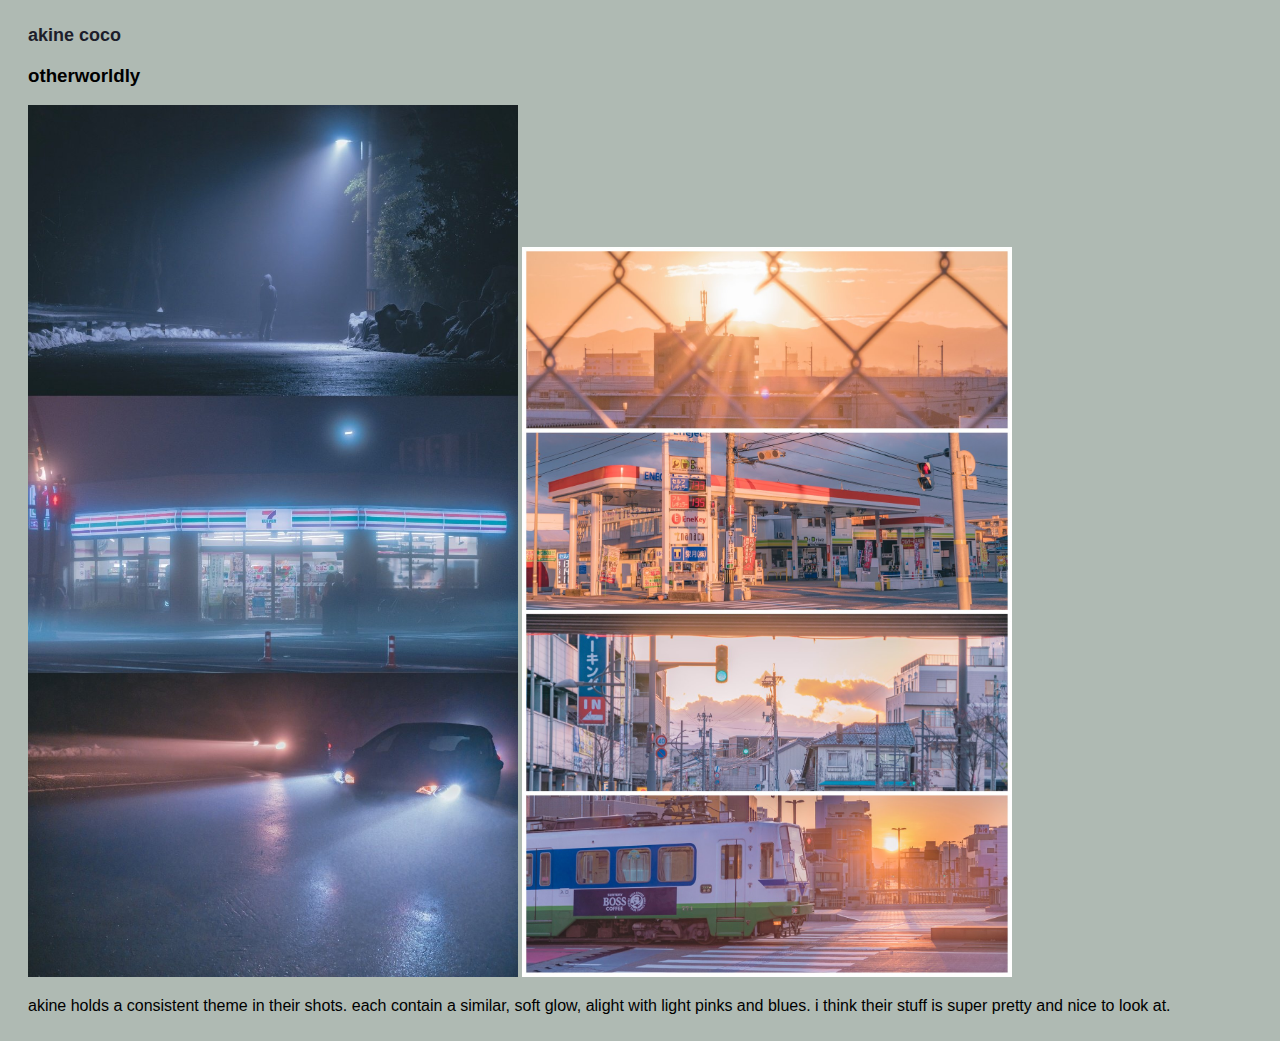
<file: akine.html>
<!DOCTYPE html>
<html lang="en">
<body>
<head>
    <title>akine</title>
    <link href="style.css" rel="stylesheet" type="text/css"/>
  </head>

<h2>akine coco</h2>
<h3>otherworldly</h3>

	<img src="mist.jpg" class="mist">
	<img src="memories.jpg" class="memories">

<p>akine holds a consistent theme in their shots. each contain a similar, soft glow, alight with light pinks and blues. i think their stuff is super pretty and nice to look at.</p>
	</body>
</file>
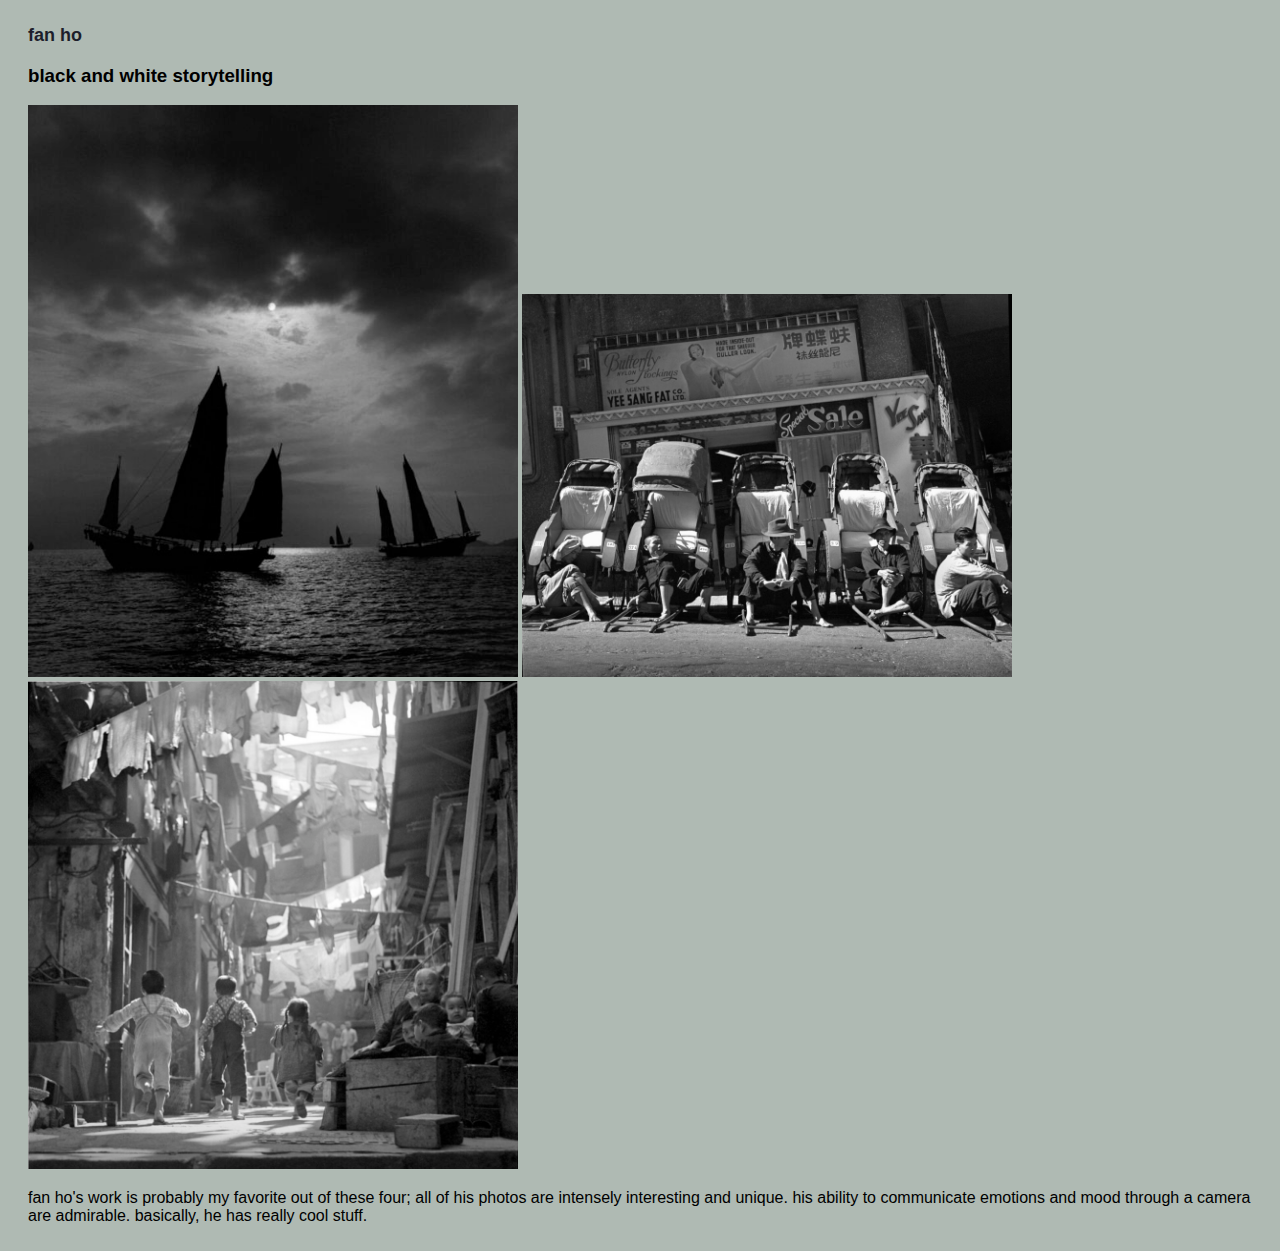
<file: fan.html>
<!DOCTYPE html>
<html lang="en">
<body>
<head>
    <title>fan ho</title>
    <link href="style.css" rel="stylesheet" type="text/css"/>
  </head>

<h2>fan ho</h2>
<h3>black and white storytelling</h3>

	<img src="DyingSun.jpeg" class="">
	<img src="rickshaw.jpg" class="">
	<img src="children.jpeg" class="">

<p>fan ho's work is probably my favorite out of these four; all of his photos are intensely interesting and unique. his ability to communicate emotions and mood through a camera are admirable. basically, he has really cool stuff.</p>
	</body>
</file>
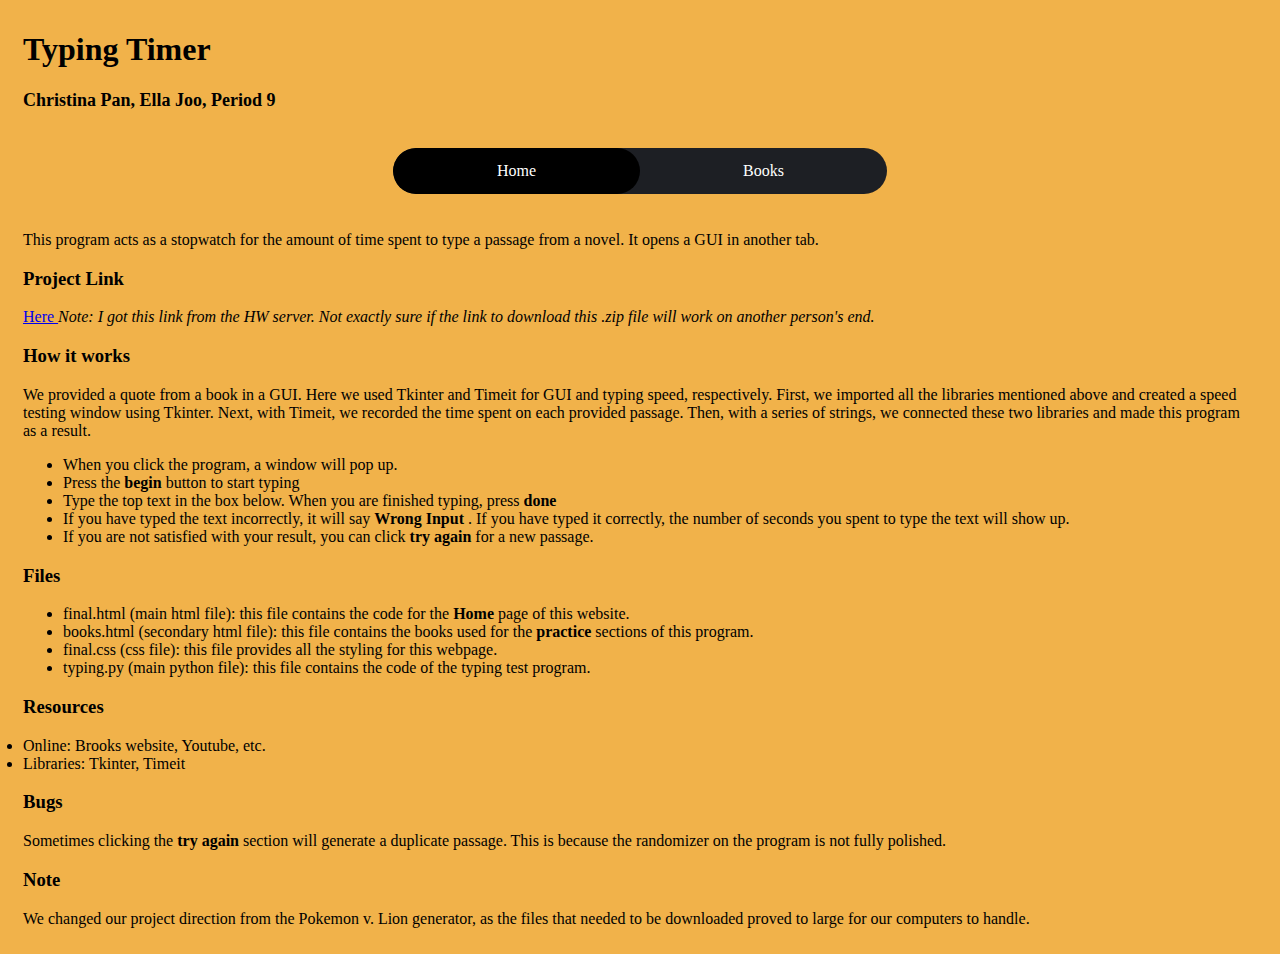
<file: final.html>
<!DOCTYPE html>
<html>
    <head>
    <title>Typing Timer</title>
    <link href="final.css" rel="stylesheet" type="text/css"/>
  </head>
    <body>
        <h1>Typing Timer  </h1>
      <h2>Christina Pan, Ella Joo, Period 9  </h2>

      <nav>
        <ul>
        <li ><a id="current" href="final.html">Home</a></li>
        <li><a href="books.html">Books</a></li>
        </ul>
      </nav>
   
      <u1 id = "Home" 
          <li>
              </li>

      <p>This program acts as a stopwatch for the amount of time spent to type a passage from a novel. It opens a GUI in another tab.</p>

          <h3>Project Link </h3>
        <p> <a href = "http://bert.stuy.edu/jdyrland/spring2021/homework/p9-221097280-p02_2-931.zip"> Here </a> <i>   Note: I got this link from the HW server. Not exactly sure if the link to download this .zip file  will work on another person's end. </i> </li> </p>
        </u1>
    </div>
</html> 

          <h3>How it works </h3>

<p> We provided a quote from a book in a GUI. Here we used Tkinter and Timeit for GUI and typing speed, respectively. First, we imported all the libraries mentioned above and created a speed testing window using Tkinter. Next, with Timeit, we recorded the time spent on each provided passage. Then, with a series of strings, we connected these two libraries and made this program as a result. </p> 
    </li>
        <ul>
          <li>When you click the program, a window will pop up.</li>
            <li>Press the <b> begin </b> button to start typing </li>
            <li>Type the top text in the box below. When you are finished typing, press <b> done </b>  </li>
            <li>If you have typed the text incorrectly, it will say <b> Wrong Input </b>. If you have typed it correctly, the number of seconds you spent to type the text will show up. </li>
            <li>If you are not satisfied with your result, you can click <b> try again </b> for a new passage. </li>
        </ul>
      </div>
</html>
    
    
<h3>Files </h3>
      <ul>
            <li>final.html (main html file): this file contains the code for the <b> Home </b> page of this website.</li>
            <li>books.html (secondary html file): this file contains the books used for the <b> practice  </b> sections of this program. </li>
            <li>final.css (css file): this file provides all the styling for this webpage.</li>
            <li>typing.py (main python file): this file contains the code of the typing test program.</li>
        </ul>
      </div>
</html>

  <h3>Resources </h3>
    <u1>
          <li> Online: Brooks website, Youtube, etc. </li>
         <li> Libraries: Tkinter, Timeit </li>
        </ul>
    </div>
</html>
    
  <h3>Bugs </h3>
       <p> Sometimes clicking the <b> try again </b> section will generate a duplicate passage. This is because the randomizer on the program is not fully polished. </p>
  </li>
   <h3>Note </h3>
  <p> We changed our project direction from the Pokemon v. Lion generator, as the files that needed to be downloaded proved to large for our computers to handle. </p>
  </li>
  
         </body>

</html>
</file>
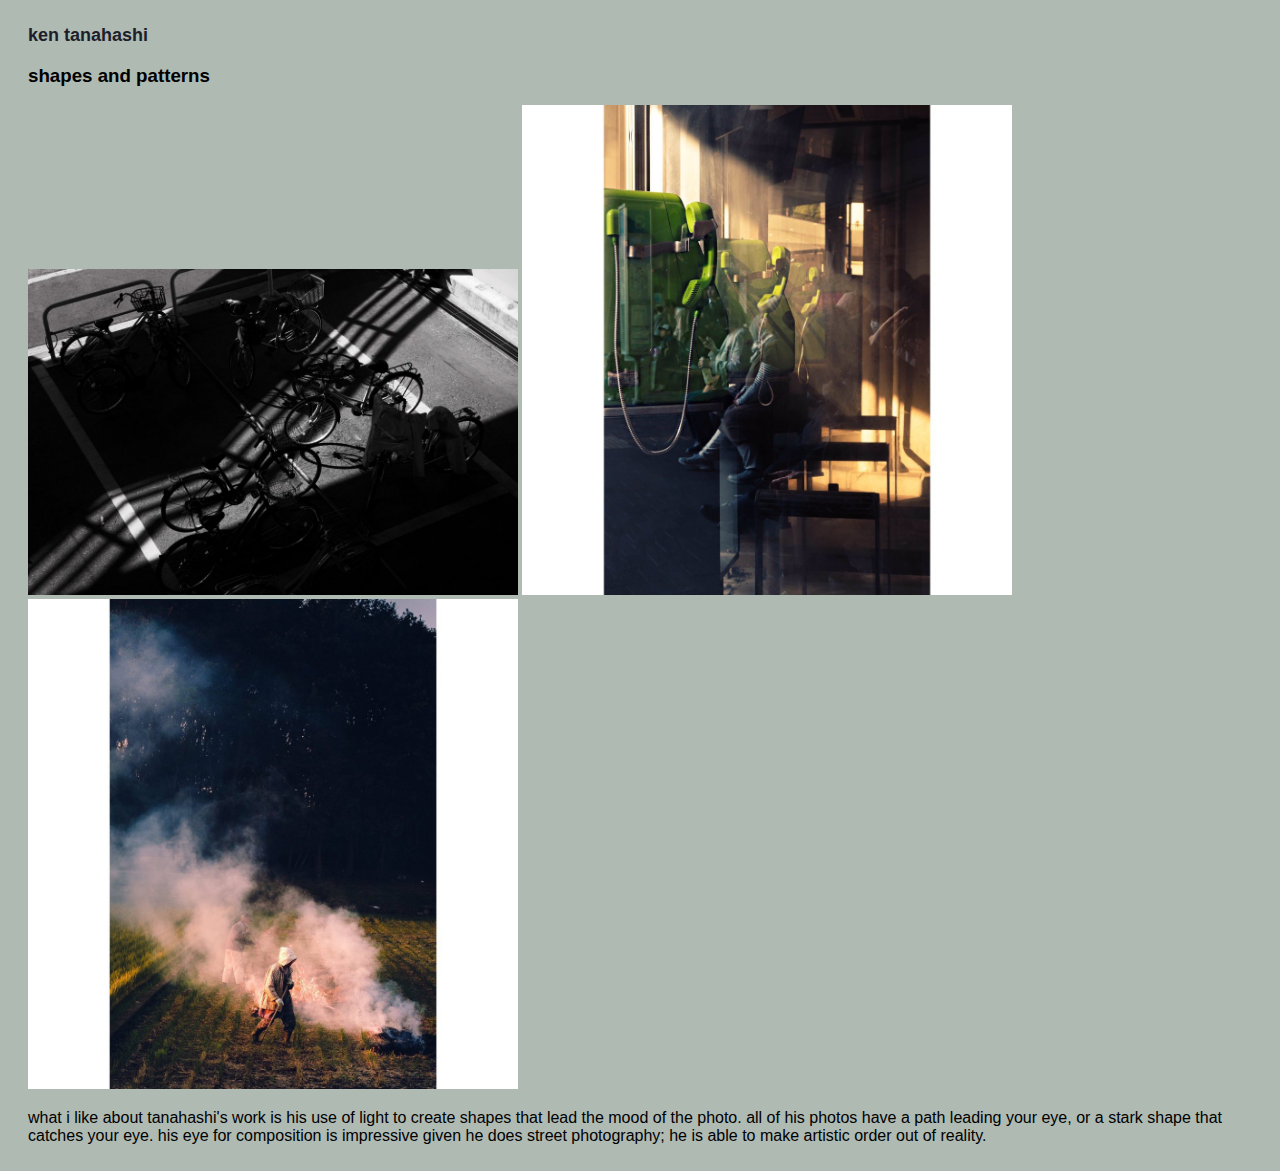
<file: kent.html>
<!DOCTYPE html>
<html lang="en">
<body>
  <head>
    <title>tanahashi</title>
    <link href="style.css" rel="stylesheet" type="text/css"/>
  </head>

<h2>ken tanahashi</h2>
<h3>shapes and patterns</h3>

	<img src="bikes.jpg" class="">
	<img src="payphone.jpg" class="">
	<img src="farm.jpg" class="">

<p>what i like about tanahashi's work is his use of light to create shapes that lead the mood of the photo. all of his photos have a path leading your eye, or a stark shape that catches your eye. his eye for composition is impressive given he does street photography; he is able to make artistic order out of reality.</p>
</body>
</file>
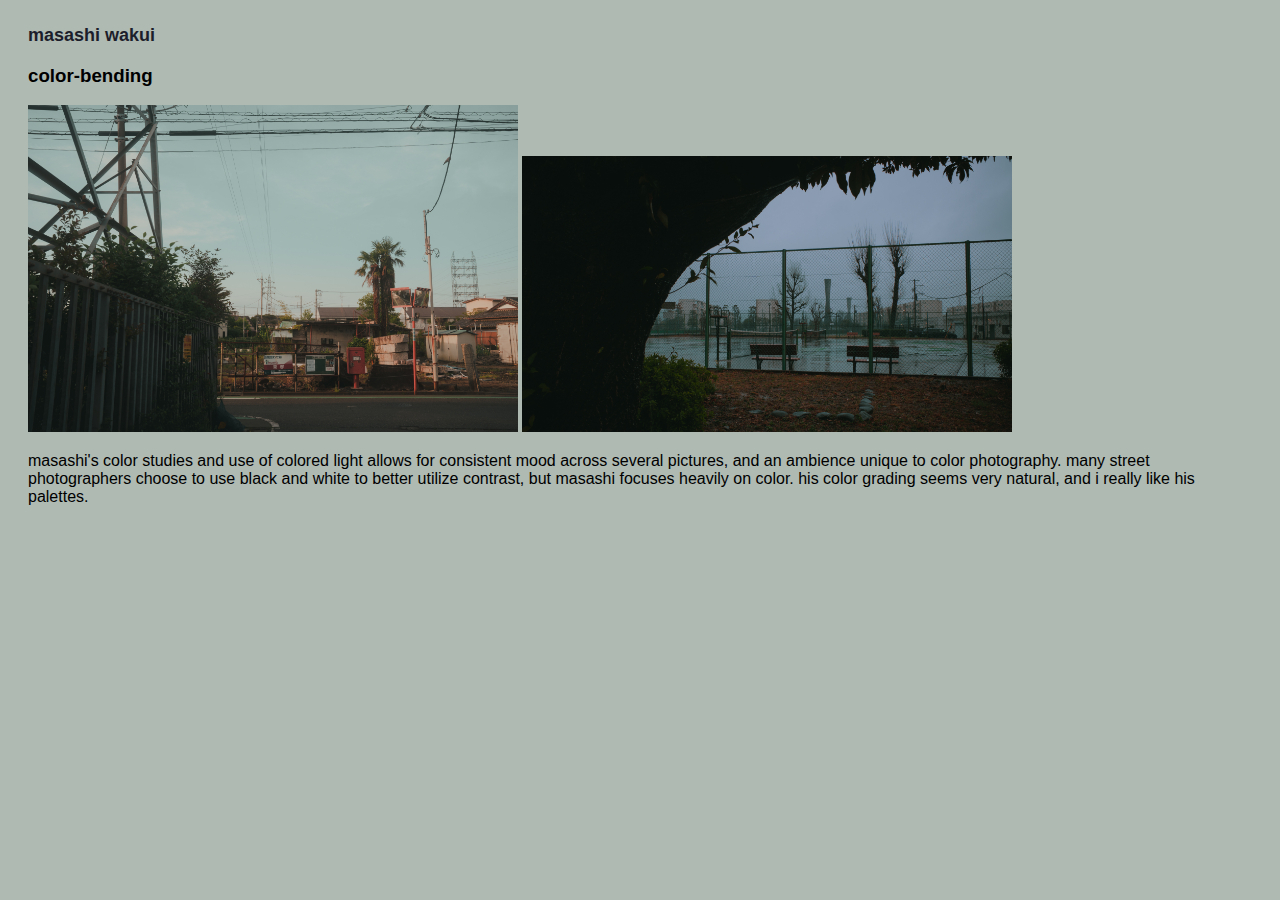
<file: masashi.html>
<!DOCTYPE html>
<html lang="en">
<body>
  <head>
    <title>masashi</title>
    <link href="style.css" rel="stylesheet" type="text/css"/>
  </head>

<h2>masashi wakui</h2>
<h3>color-bending</h3>
	
	<img src="rusty.jpg" class="">
	<img src="tennis.jpg" class="">

<p>masashi's color studies and use of colored light allows for consistent mood across several pictures, and an ambience unique to color photography. many street photographers choose to use black and white to better utilize contrast, but masashi focuses heavily on color. his color grading seems very natural, and i really like his palettes.</p>
	</body>
</file>
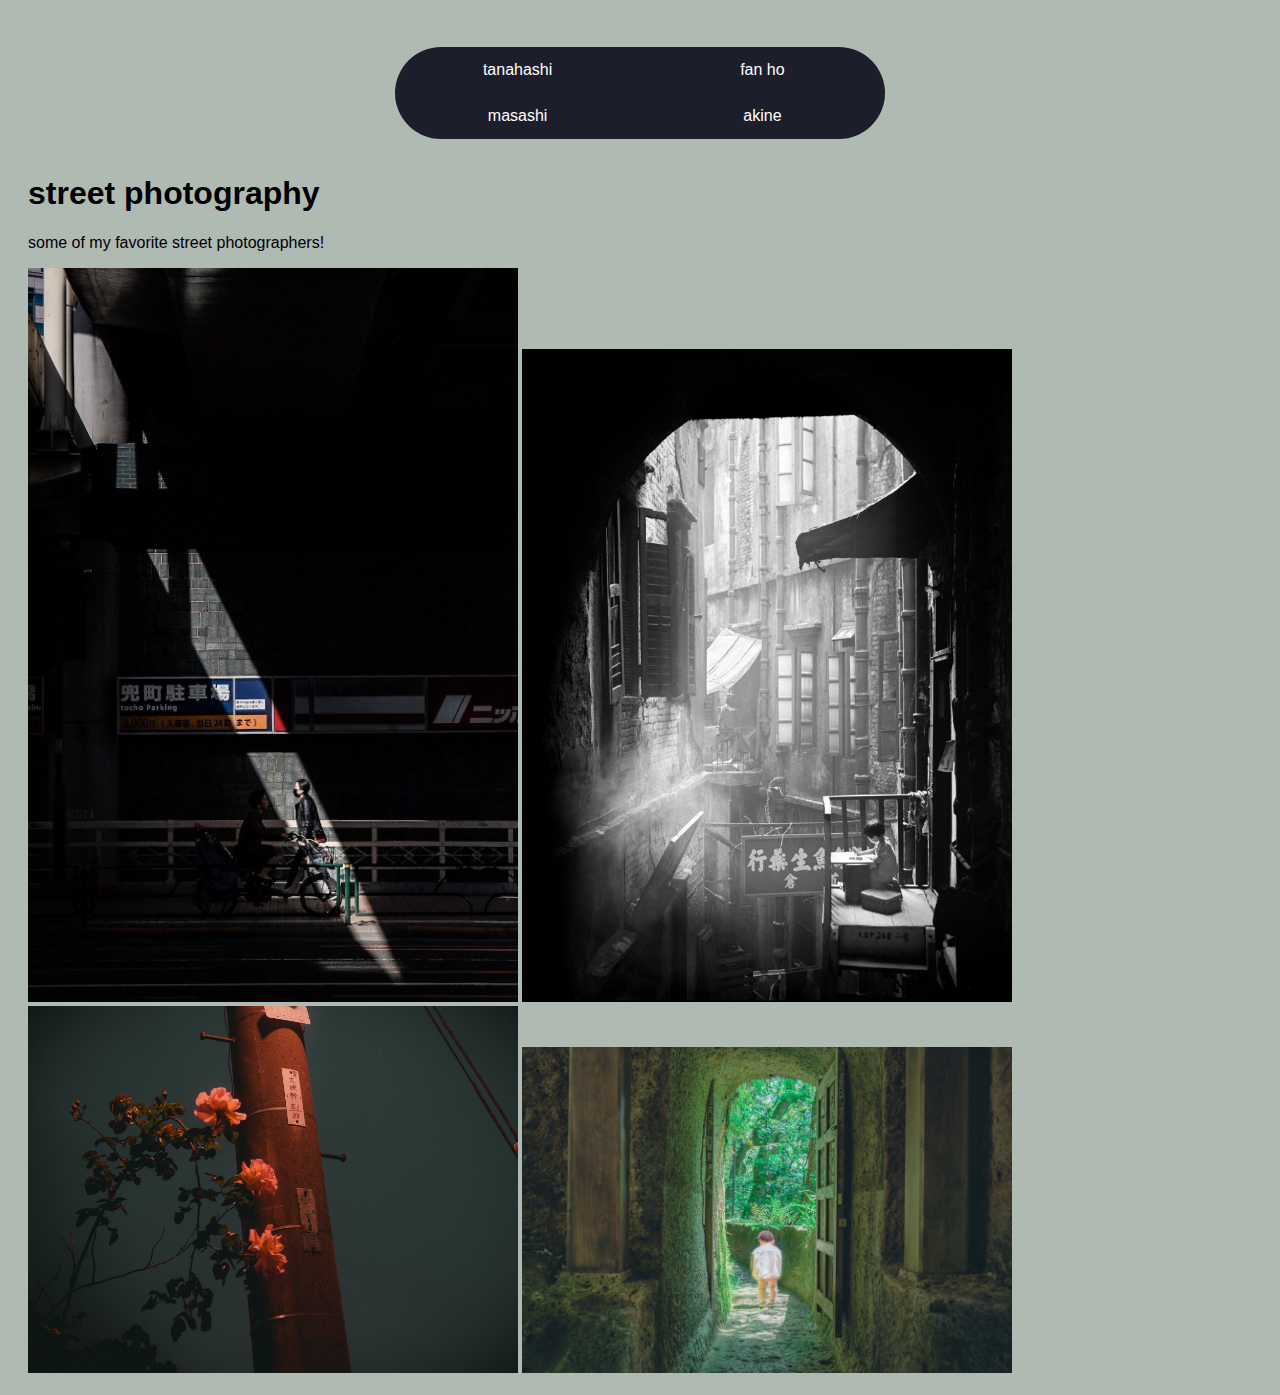
<file: site.html>
<!DOCTYPE html>
<html>
  <head>
    <title>click</title>
    <link href="style.css" rel="stylesheet" type="text/css"/>
  </head>
  
<nav>
    <ul>
      <li><a href="kent.html">tanahashi</a></li>
      <li><a href="fan.html">fan ho</a></li>
      <li><a href="masashi.html">masashi</a></li>
      <li><a href="akine.html">akine</a></li>
  </ul>
</nav>
  
<body>
  <h1>street photography</h1>
    <p>some of my favorite street photographers!</p>

  <img src="hikari.jpg" class="">
  <img src="herstudyfanho.jpg" class="">
  <img src="telepole.jpg" class="">
  <img src="littleman.jpg" class="">

</body>
</html>
</file>
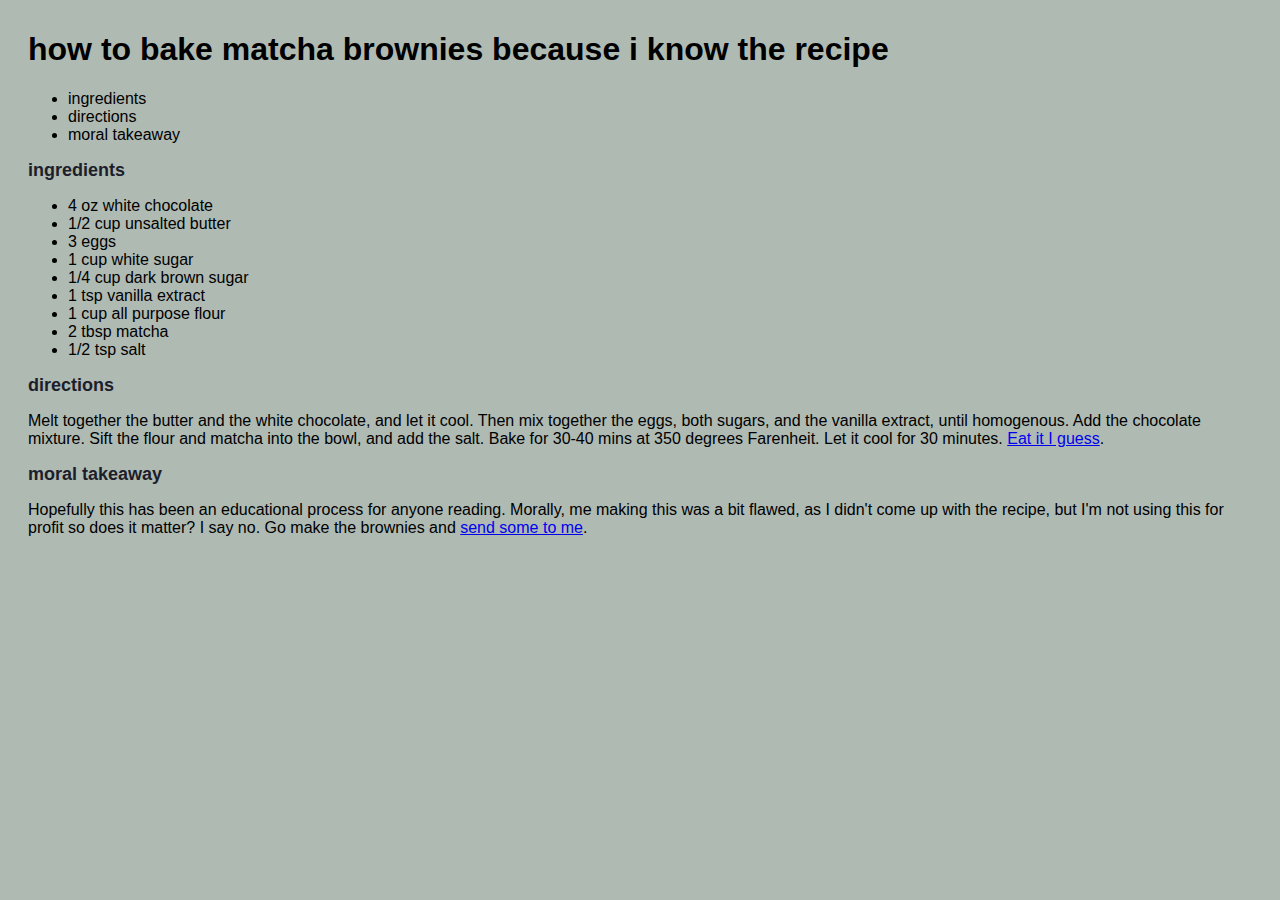
<file: subject.html>
<!DOCTYPE html>

<html lang="en">
<head>
  <title>yum</title>
   <link href="style.css" rel="stylesheet">
</head>

<body>
  <h1>how to bake matcha brownies because i know the recipe</h1>
  
  <ul>
    <li>ingredients</li>
    <li>directions</li>
    <li>moral takeaway</li>
  </ul>
  
  <h2>ingredients</h2>
  <ul>
    <li>4 oz white chocolate</li>
    <li>1/2 cup unsalted butter</li>
    <li>3 eggs</li>
    <li>1 cup white sugar</li>
    <li>1/4 cup dark brown sugar</li>
    <li>1 tsp vanilla extract</li>
    <li>1 cup all purpose flour</li>
    <li>2 tbsp matcha</li>
    <li>1/2 tsp salt</li>
  </ul>
  
  <h2>directions</h2>
  <p>
  Melt together the butter and the white chocolate, and let it cool. Then mix together the eggs, both sugars, and the vanilla extract, until homogenous. Add the chocolate mixture. Sift the flour and matcha into the bowl, and add the salt. Bake for 30-40 mins at 350 degrees Farenheit. Let it cool for 30 minutes. <a href=https://www.wikihow.com/Eat-Properly>Eat it I guess</a>.
  </p>
  
  <h2>moral takeaway</h2>
 
  <p>
  Hopefully this has been an educational process for anyone reading. Morally, me making this was a bit flawed, as I didn't come up with the recipe, but I'm not using this for profit so does it matter? I say no. Go make the brownies and <a href=https://en.wikipedia.org/wiki/Tax_revenue>send some to me</a>.
  </p>
</file>
<file: style.css>
html {
  background-color: #afbab3;
  padding: 10px 20px 10px 20px;
  font-family: Helvetica; serif;
}

h1 {
  font-size: 80px
  color: #1d1e2b;
}

h2 {
  font-size: 18px;
  color: #1d1e2b;
}

#about h3{
  font-size: 23px
}

#about p {
  margin: 0 40px 0 40px;
  font-size: 25px;
}

img {
  width: 40%;
}

/* nav bar styling */
nav ul {
  list-style-type: none;
  margin: 3% 30% 3% 30%;
  padding: 0;
  overflow: hidden;
  background-color: #1d1e2b;
  border-radius: 69px;
}

nav li {
  float: left;
  width: 50%;
}
nav li a {
  display: block;
  color: white;
  text-align: center;
  padding: 14px 16px;
  text-decoration: none;
  border-radius: 69px;
}

#current {
  background-color: #000000;
}

nav li a:hover {
  background-color: #000000;
}

/* data page styling */

.grid-container {
  display: grid;
  grid-template-columns: 33% 33% 33%;
}

.grid-item {
  text-align: center;
  border: 2px solid black;
  padding: 15px;
  margin: 7% 17% 7% 17%;
}

.grid-item img {
  width:25%;
}
</file>
<file: final.css>
html {
  background-color: #F1B24A;
  padding: 10px 15px 10px 15px;
  font-family: Georgia; serif;
}

h1 {
  font-size: 65px
  color: #FFFFFF;
}

h2 {
  font-size: 18px;
  color: #000000;
}


/ page style */
ul {
  list-style-type: none;
  padding: 0;
  margin: 0 30px 0 30px;
  color: #000000;
}

#about h3{
  font-size: 23px
}

#about p {
  margin: 0 40px 0 40px;
  font-size: 15px;
}

/* nav bar styling */
nav ul {
  list-style-type: none;
  margin: 3% 30% 3% 30%;
  padding: 0;
  overflow: hidden;
  background-color: #1d1f24;
  border-radius: 69px;
}

nav li {
  float: left;
  width: 50%;
}
nav li a {
  display: block;
  color: white;
  text-align: center;
  padding: 14px 16px;
  text-decoration: none;
  border-radius: 69px;
}

#current {
  background-color: #000000;
}

nav li a:hover {
  background-color: #000000;
}

/* data page styling */

.grid-container {
  display: grid;
  grid-template-columns: 33% 33% 33%;
}

.grid-item {
  text-align: center;
  border: 2px solid black;
  padding: 15px;
  margin: 7% 17% 7% 17%;
}

.grid-item img {
  width:25%;
}
</file>
